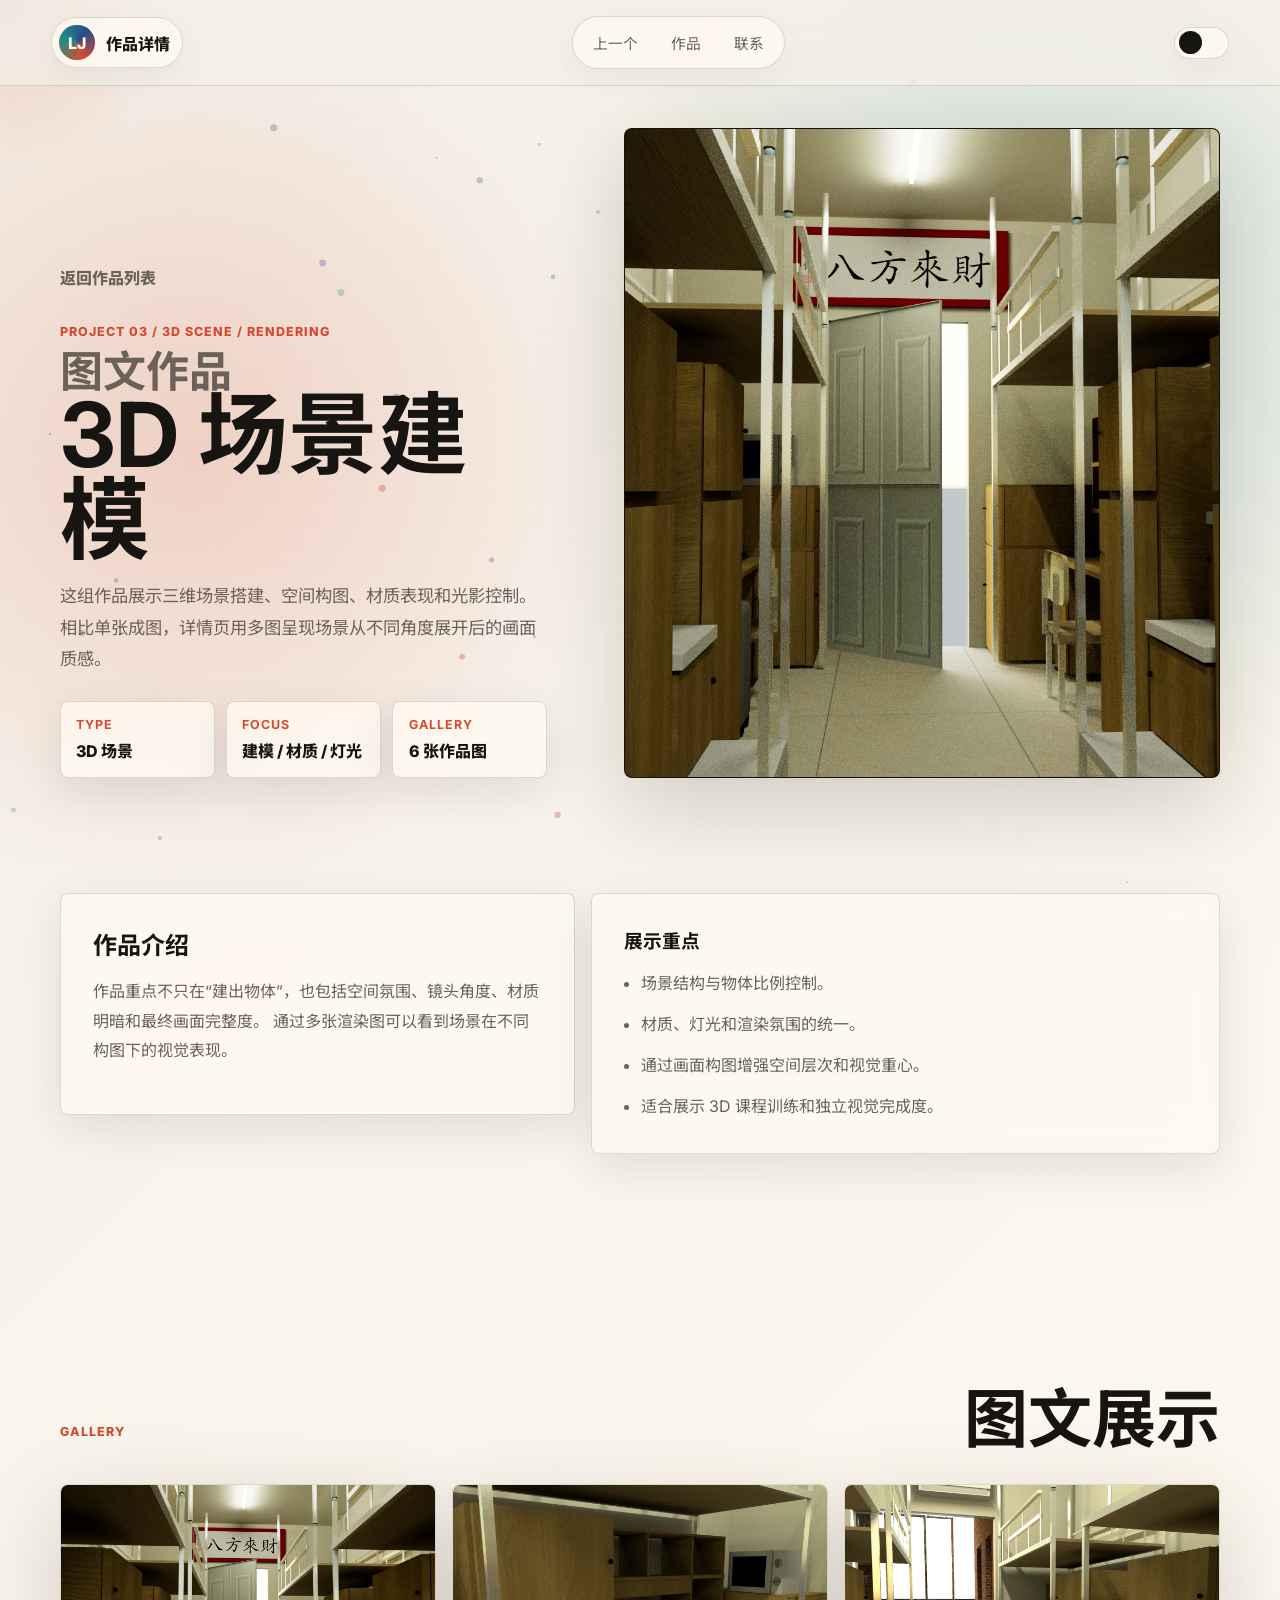
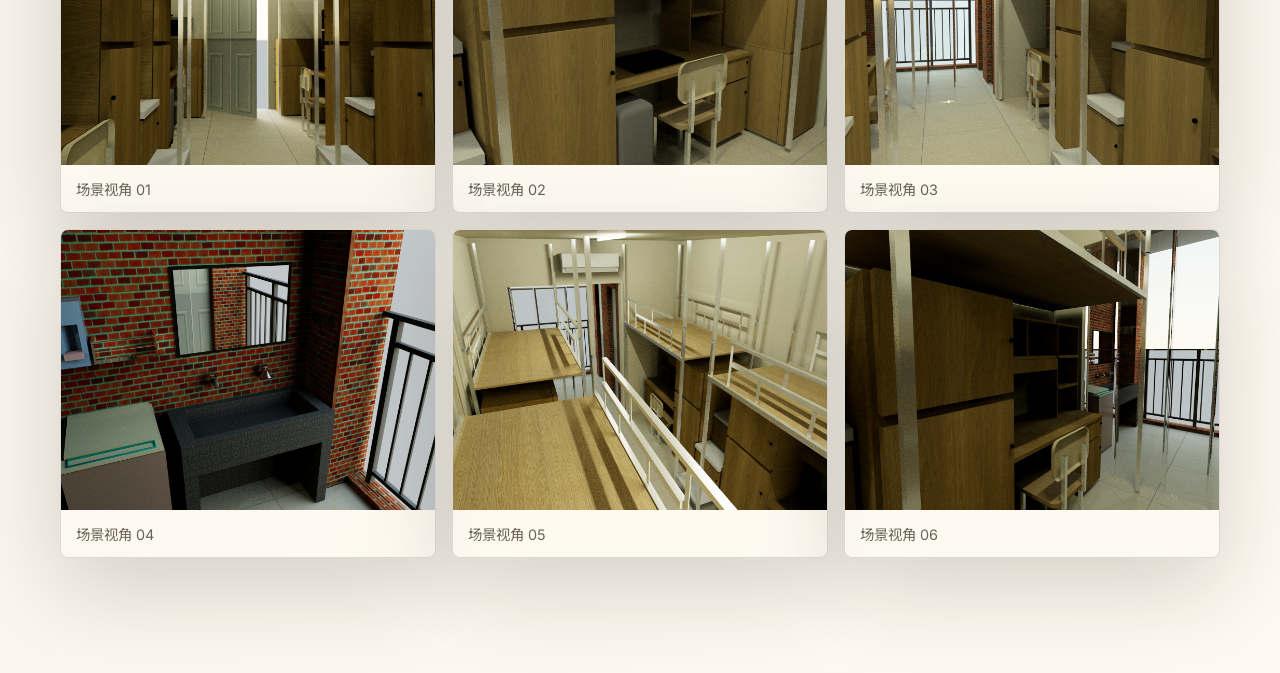
<file: work-3d.html>
<!doctype html>
<html lang="zh-CN">
  <head>
    <meta charset="utf-8" />
    <meta name="viewport" content="width=device-width, initial-scale=1" />
    <title>3D 场景建模 | 卢俊霖作品集</title>
    <meta name="description" content="卢俊霖 3D 场景建模作品详情。" />
    <link rel="preconnect" href="https://fonts.googleapis.com" />
    <link rel="preconnect" href="https://fonts.gstatic.com" crossorigin />
    <link
      href="https://fonts.googleapis.com/css2?family=Inter:wght@400;500;600;700;800&family=Noto+Sans+SC:wght@400;500;700;900&display=swap"
      rel="stylesheet"
    />
    <link rel="stylesheet" href="./styles.css" />
  </head>
  <body class="detail-page">
    <canvas class="ambient-canvas" aria-hidden="true"></canvas>
    <div class="noise" aria-hidden="true"></div>
    <div class="cursor-light" aria-hidden="true"></div>
    <div class="scroll-meter" aria-hidden="true"></div>

    <header class="site-header">
      <a class="brand magnetic" href="./index.html#works" aria-label="返回作品列表">
        <span class="brand-mark">LJ</span>
        <span>作品详情</span>
      </a>
      <nav class="nav" aria-label="作品导航">
        <a class="magnetic" href="./work-travel.html">上一个</a>
        <a class="magnetic" href="./index.html#works">作品</a>
        <a class="magnetic" href="./index.html#contact">联系</a>
      </nav>
      <button class="theme-toggle magnetic" type="button" aria-label="切换视觉模式">
        <span></span>
      </button>
    </header>

    <main>
      <section class="section detail-hero">
        <div class="reveal">
          <a class="back-link magnetic" href="./index.html#works">返回作品列表</a>
          <p class="eyebrow">Project 03 / 3D Scene / Rendering</p>
          <h1 class="detail-title">
            <span class="muted-line">图文作品</span>
            3D 场景建模
          </h1>
          <p class="detail-summary">
            这组作品展示三维场景搭建、空间构图、材质表现和光影控制。
            相比单张成图，详情页用多图呈现场景从不同角度展开后的画面质感。
          </p>
          <div class="detail-meta">
            <div><strong>Type</strong><span>3D 场景</span></div>
            <div><strong>Focus</strong><span>建模 / 材质 / 灯光</span></div>
            <div><strong>Gallery</strong><span>6 张作品图</span></div>
          </div>
        </div>
        <div class="detail-feature reveal">
          <img src="./3d场景建模/1.jpg" alt="3D 场景建模主图" />
        </div>
      </section>

      <section class="section detail-content">
        <article class="detail-panel reveal">
          <h2>作品介绍</h2>
          <p>
            作品重点不只在“建出物体”，也包括空间氛围、镜头角度、材质明暗和最终画面完整度。
            通过多张渲染图可以看到场景在不同构图下的视觉表现。
          </p>
        </article>
        <article class="detail-panel reveal">
          <h3>展示重点</h3>
          <ul>
            <li>场景结构与物体比例控制。</li>
            <li>材质、灯光和渲染氛围的统一。</li>
            <li>通过画面构图增强空间层次和视觉重心。</li>
            <li>适合展示 3D 课程训练和独立视觉完成度。</li>
          </ul>
        </article>
      </section>

      <section class="section">
        <div class="section-heading reveal">
          <p class="section-kicker">Gallery</p>
          <h2>图文展示</h2>
        </div>
        <div class="detail-gallery">
          <figure class="reveal">
            <img src="./3d场景建模/1.jpg" alt="3D 场景建模图 1" />
            <figcaption>场景视角 01</figcaption>
          </figure>
          <figure class="reveal">
            <img src="./3d场景建模/2.jpg" alt="3D 场景建模图 2" />
            <figcaption>场景视角 02</figcaption>
          </figure>
          <figure class="reveal">
            <img src="./3d场景建模/3.jpg" alt="3D 场景建模图 3" />
            <figcaption>场景视角 03</figcaption>
          </figure>
          <figure class="reveal">
            <img src="./3d场景建模/4.jpg" alt="3D 场景建模图 4" />
            <figcaption>场景视角 04</figcaption>
          </figure>
          <figure class="reveal">
            <img src="./3d场景建模/5.jpg" alt="3D 场景建模图 5" />
            <figcaption>场景视角 05</figcaption>
          </figure>
          <figure class="reveal">
            <img src="./3d场景建模/6.jpg" alt="3D 场景建模图 6" />
            <figcaption>场景视角 06</figcaption>
          </figure>
        </div>
      </section>
    </main>

    <script src="./script.js"></script>
  </body>
</html>
</file>
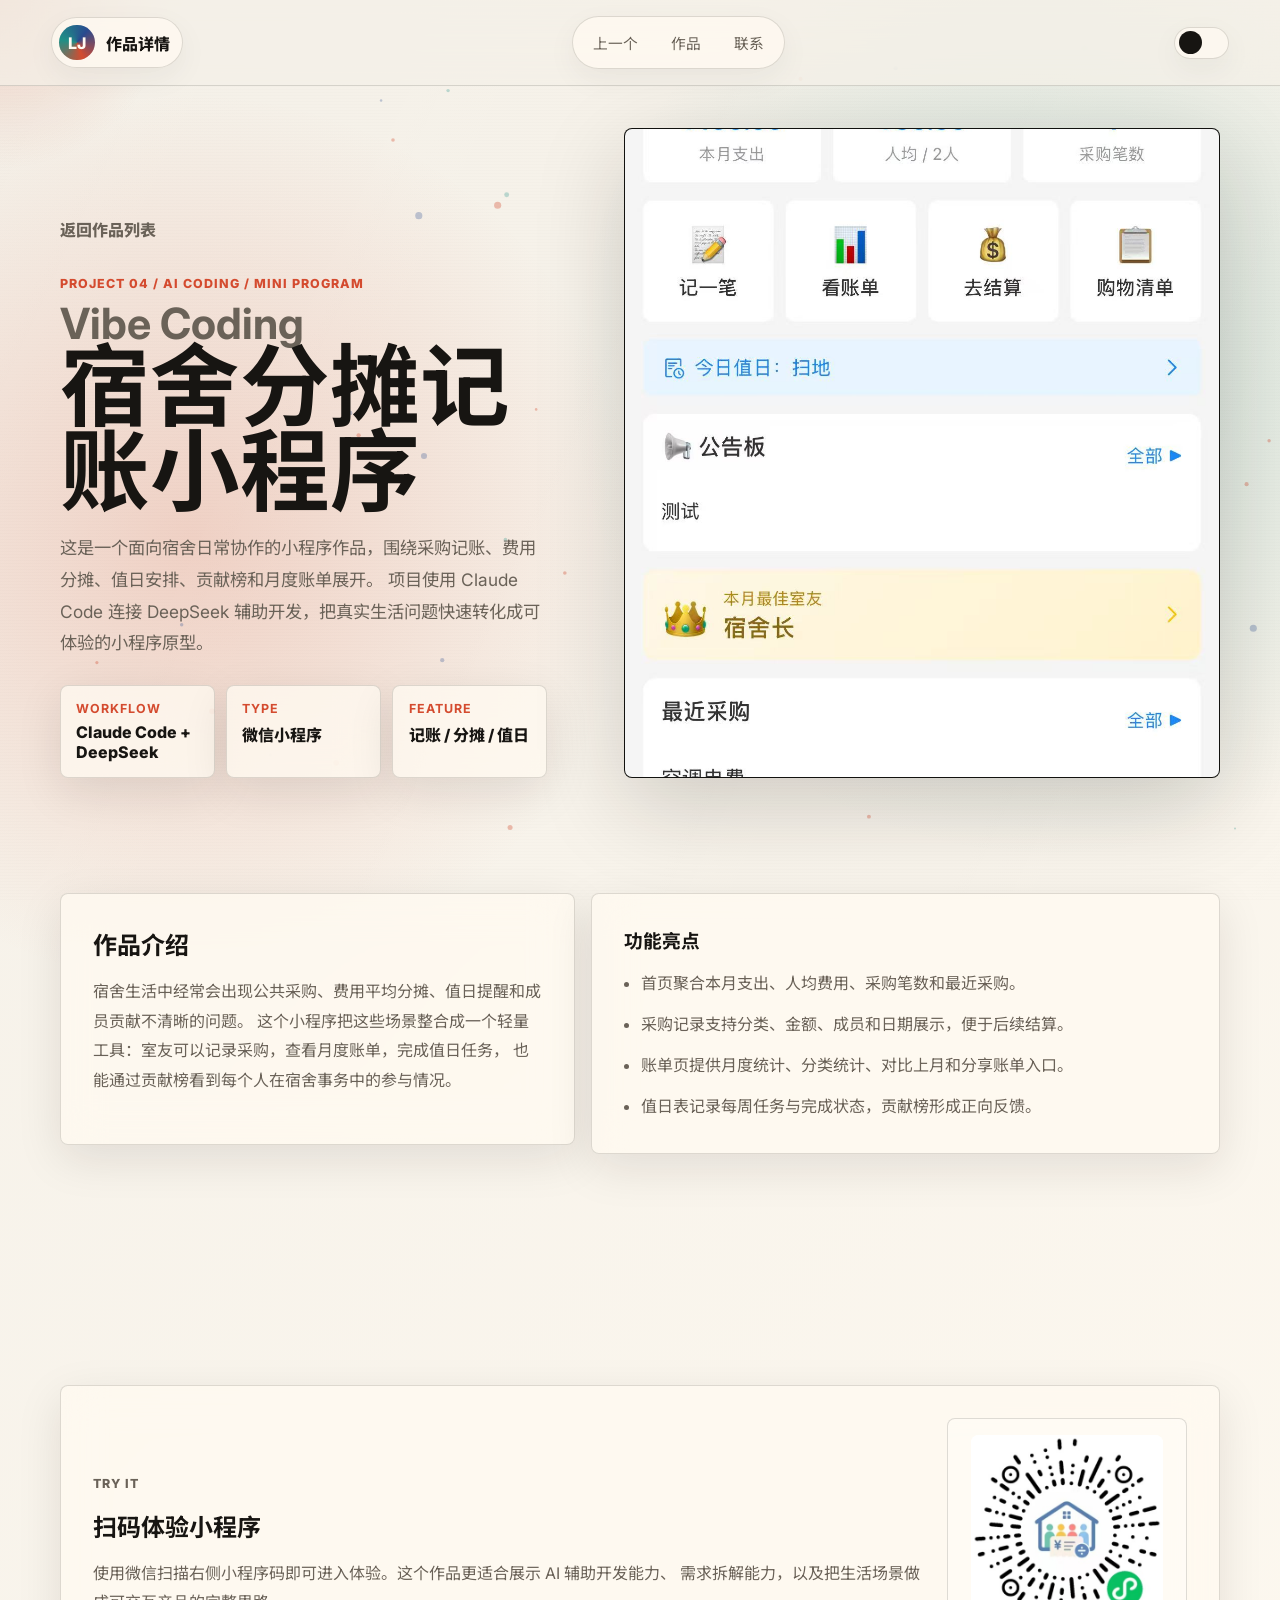
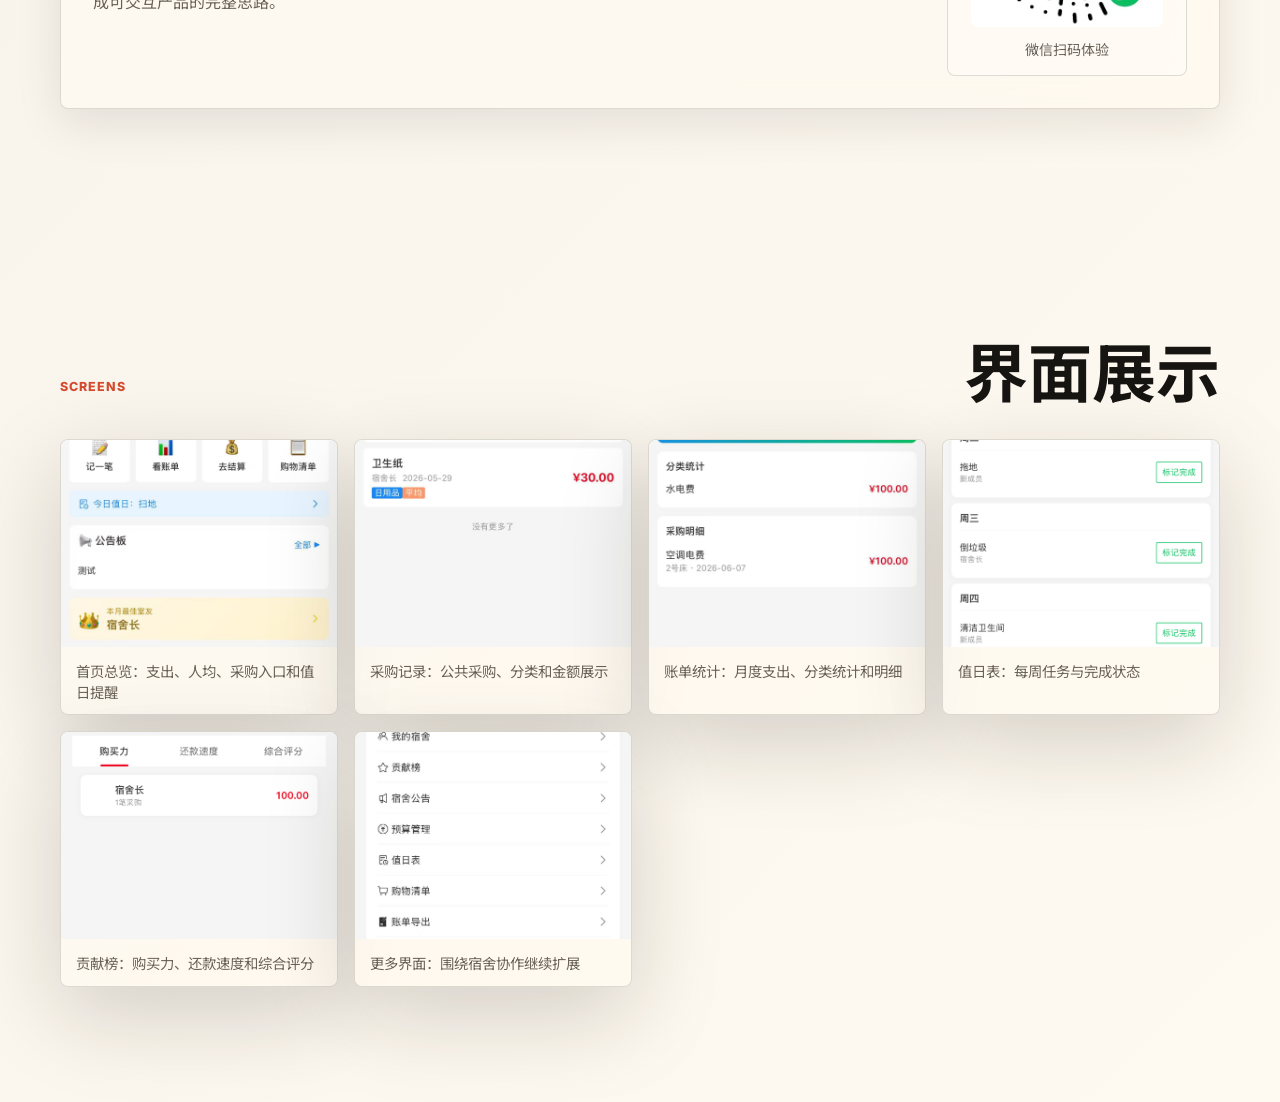
<file: work-dorm.html>
<!doctype html>
<html lang="zh-CN">
  <head>
    <meta charset="utf-8" />
    <meta name="viewport" content="width=device-width, initial-scale=1" />
    <title>宿舍分摊记账小程序 | 卢俊霖作品集</title>
    <meta name="description" content="卢俊霖使用 Claude Code 连接 DeepSeek 完成的宿舍分摊记账小程序作品详情。" />
    <link rel="preconnect" href="https://fonts.googleapis.com" />
    <link rel="preconnect" href="https://fonts.gstatic.com" crossorigin />
    <link
      href="https://fonts.googleapis.com/css2?family=Inter:wght@400;500;600;700;800&family=Noto+Sans+SC:wght@400;500;700;900&display=swap"
      rel="stylesheet"
    />
    <link rel="stylesheet" href="./styles.css" />
  </head>
  <body class="detail-page">
    <canvas class="ambient-canvas" aria-hidden="true"></canvas>
    <div class="noise" aria-hidden="true"></div>
    <div class="cursor-light" aria-hidden="true"></div>
    <div class="scroll-meter" aria-hidden="true"></div>

    <header class="site-header">
      <a class="brand magnetic" href="./index.html#works" aria-label="返回作品列表">
        <span class="brand-mark">LJ</span>
        <span>作品详情</span>
      </a>
      <nav class="nav" aria-label="作品导航">
        <a class="magnetic" href="./work-3d.html">上一个</a>
        <a class="magnetic" href="./index.html#works">作品</a>
        <a class="magnetic" href="./index.html#contact">联系</a>
      </nav>
      <button class="theme-toggle magnetic" type="button" aria-label="切换视觉模式">
        <span></span>
      </button>
    </header>

    <main>
      <section class="section detail-hero">
        <div class="reveal">
          <a class="back-link magnetic" href="./index.html#works">返回作品列表</a>
          <p class="eyebrow">Project 04 / AI Coding / Mini Program</p>
          <h1 class="detail-title">
            <span class="muted-line">Vibe Coding</span>
            宿舍分摊记账小程序
          </h1>
          <p class="detail-summary">
            这是一个面向宿舍日常协作的小程序作品，围绕采购记账、费用分摊、值日安排、贡献榜和月度账单展开。
            项目使用 Claude Code 连接 DeepSeek 辅助开发，把真实生活问题快速转化成可体验的小程序原型。
          </p>
          <div class="detail-meta">
            <div><strong>Workflow</strong><span>Claude Code + DeepSeek</span></div>
            <div><strong>Type</strong><span>微信小程序</span></div>
            <div><strong>Feature</strong><span>记账 / 分摊 / 值日</span></div>
          </div>
        </div>
        <div class="detail-feature reveal">
          <img src="./新建文件夹(1).jpg" alt="宿舍分摊记账小程序首页界面" />
        </div>
      </section>

      <section class="section detail-content">
        <article class="detail-panel reveal">
          <h2>作品介绍</h2>
          <p>
            宿舍生活中经常会出现公共采购、费用平均分摊、值日提醒和成员贡献不清晰的问题。
            这个小程序把这些场景整合成一个轻量工具：室友可以记录采购，查看月度账单，完成值日任务，
            也能通过贡献榜看到每个人在宿舍事务中的参与情况。
          </p>
        </article>
        <article class="detail-panel reveal">
          <h3>功能亮点</h3>
          <ul>
            <li>首页聚合本月支出、人均费用、采购笔数和最近采购。</li>
            <li>采购记录支持分类、金额、成员和日期展示，便于后续结算。</li>
            <li>账单页提供月度统计、分类统计、对比上月和分享账单入口。</li>
            <li>值日表记录每周任务与完成状态，贡献榜形成正向反馈。</li>
          </ul>
        </article>
      </section>

      <section class="section">
        <div class="detail-panel experience-box reveal">
          <div>
            <p class="section-kicker">Try It</p>
            <h2>扫码体验小程序</h2>
            <p>
              使用微信扫描右侧小程序码即可进入体验。这个作品更适合展示 AI 辅助开发能力、
              需求拆解能力，以及把生活场景做成可交互产品的完整思路。
            </p>
          </div>
          <div class="qr-card">
            <img src="./微信图片_20260608210235_158_42.jpg" alt="宿舍分摊记账小程序码" />
            <span>微信扫码体验</span>
          </div>
        </div>
      </section>

      <section class="section">
        <div class="section-heading reveal">
          <p class="section-kicker">Screens</p>
          <h2>界面展示</h2>
        </div>
        <div class="detail-gallery phone-gallery">
          <figure class="reveal">
            <img src="./新建文件夹(1).jpg" alt="宿舍分摊记账小程序首页" />
            <figcaption>首页总览：支出、人均、采购入口和值日提醒</figcaption>
          </figure>
          <figure class="reveal">
            <img src="./新建文件夹.jpg" alt="宿舍分摊记账小程序采购记录" />
            <figcaption>采购记录：公共采购、分类和金额展示</figcaption>
          </figure>
          <figure class="reveal">
            <img src="./新建文件夹(2).jpg" alt="宿舍分摊记账小程序账单" />
            <figcaption>账单统计：月度支出、分类统计和明细</figcaption>
          </figure>
          <figure class="reveal">
            <img src="./新建文件夹(1).png" alt="宿舍分摊记账小程序值日表" />
            <figcaption>值日表：每周任务与完成状态</figcaption>
          </figure>
          <figure class="reveal">
            <img src="./新建文件夹.png" alt="宿舍分摊记账小程序贡献榜" />
            <figcaption>贡献榜：购买力、还款速度和综合评分</figcaption>
          </figure>
          <figure class="reveal">
            <img src="./新建文件夹(3).jpg" alt="宿舍分摊记账小程序其他界面" />
            <figcaption>更多界面：围绕宿舍协作继续扩展</figcaption>
          </figure>
        </div>
      </section>
    </main>

    <script src="./script.js"></script>
  </body>
</html>
</file>
<file: styles.css>
:root {
  --bg: #f4f0e8;
  --bg-soft: #fffaf1;
  --ink: #171512;
  --muted: #6a6258;
  --line: rgba(23, 21, 18, 0.14);
  --accent: #d44b2f;
  --accent-2: #1f8f86;
  --accent-3: #284a8f;
  --panel: rgba(255, 250, 241, 0.76);
  --shadow: 0 28px 90px rgba(29, 23, 15, 0.18);
  --radius: 8px;
}

body.dark {
  --bg: #11120f;
  --bg-soft: #191b16;
  --ink: #f8f2e8;
  --muted: #b8ad9e;
  --line: rgba(248, 242, 232, 0.16);
  --panel: rgba(25, 27, 22, 0.78);
  --shadow: 0 28px 90px rgba(0, 0, 0, 0.38);
}

* {
  box-sizing: border-box;
}

html {
  scroll-behavior: smooth;
}

body {
  margin: 0;
  background:
    radial-gradient(circle at 15% 20%, rgba(212, 75, 47, 0.2), transparent 28rem),
    radial-gradient(circle at 82% 14%, rgba(31, 143, 134, 0.18), transparent 30rem),
    linear-gradient(135deg, var(--bg), var(--bg-soft));
  color: var(--ink);
  font-family: Inter, "Noto Sans SC", system-ui, sans-serif;
  min-height: 100vh;
  overflow-x: hidden;
  transition: background 500ms ease, color 300ms ease;
}

a {
  color: inherit;
  text-decoration: none;
}

button {
  font: inherit;
}

.ambient-canvas,
.noise,
.cursor-light,
.scroll-meter {
  pointer-events: none;
  position: fixed;
}

.ambient-canvas {
  inset: 0;
  z-index: -3;
}

.noise {
  inset: 0;
  z-index: -2;
  opacity: 0.11;
  background-image:
    linear-gradient(115deg, rgba(255, 255, 255, 0.2), transparent),
    repeating-linear-gradient(0deg, rgba(23, 21, 18, 0.08) 0 1px, transparent 1px 3px);
  mix-blend-mode: multiply;
}

.cursor-light {
  left: 0;
  top: 0;
  z-index: -1;
  width: 22rem;
  height: 22rem;
  border-radius: 50%;
  background: radial-gradient(circle, rgba(212, 75, 47, 0.2), transparent 68%);
  transform: translate(-50%, -50%);
  transition: opacity 250ms ease;
}

.scroll-meter {
  left: 0;
  top: 0;
  z-index: 30;
  height: 3px;
  width: 0%;
  background: linear-gradient(90deg, var(--accent), var(--accent-2), var(--accent-3));
}

.site-header {
  position: fixed;
  top: 0;
  left: 0;
  right: 0;
  z-index: 20;
  display: flex;
  align-items: center;
  justify-content: space-between;
  gap: 1rem;
  padding: 1rem clamp(1rem, 4vw, 3.5rem);
  backdrop-filter: blur(22px);
  background: color-mix(in srgb, var(--bg) 72%, transparent);
  border-bottom: 1px solid var(--line);
}

.brand,
.nav,
.theme-toggle,
.button,
.filter {
  border: 1px solid var(--line);
  background: var(--panel);
  box-shadow: 0 10px 30px rgba(0, 0, 0, 0.05);
}

.brand {
  display: inline-flex;
  align-items: center;
  gap: 0.7rem;
  padding: 0.45rem 0.75rem 0.45rem 0.45rem;
  border-radius: 999px;
  font-weight: 800;
}

.brand-mark {
  display: grid;
  place-items: center;
  width: 2.2rem;
  height: 2.2rem;
  border-radius: 50%;
  color: #fffaf1;
  background: conic-gradient(from 160deg, var(--accent), var(--accent-2), var(--accent-3), var(--accent));
}

.nav {
  display: flex;
  gap: 0.25rem;
  padding: 0.35rem;
  border-radius: 999px;
}

.nav a {
  padding: 0.6rem 0.9rem;
  border-radius: 999px;
  color: var(--muted);
  font-size: 0.92rem;
  transition: color 180ms ease, background 180ms ease;
}

.nav a:hover {
  color: var(--ink);
  background: rgba(255, 255, 255, 0.32);
}

.theme-toggle {
  position: relative;
  width: 3.4rem;
  height: 2rem;
  padding: 0.2rem;
  border-radius: 999px;
  cursor: pointer;
}

.theme-toggle span {
  display: block;
  width: 1.45rem;
  height: 1.45rem;
  border-radius: 50%;
  background: var(--ink);
  transition: transform 260ms ease;
}

body.dark .theme-toggle span {
  transform: translateX(1.35rem);
}

.section {
  width: min(1160px, calc(100% - 2rem));
  margin: 0 auto;
  padding: clamp(4.5rem, 9vw, 8rem) 0;
}

.hero {
  display: grid;
  grid-template-columns: minmax(0, 1.08fr) minmax(19rem, 0.92fr);
  gap: clamp(2rem, 7vw, 6rem);
  align-items: center;
  min-height: 94vh;
  padding-top: 8rem;
}

.eyebrow,
.section-kicker,
.work-body p,
.timeline-item span,
.skill-panel span {
  color: var(--accent);
  font-size: 0.78rem;
  font-weight: 800;
  letter-spacing: 0.08em;
  text-transform: uppercase;
}

.hero-title {
  margin: 1rem 0 1.2rem;
  max-width: 52rem;
  line-height: 0.96;
  letter-spacing: 0;
}

.title-line {
  display: block;
  transform-origin: left center;
  animation: headlineIn 900ms cubic-bezier(0.2, 0.9, 0.2, 1) both;
}

.title-small {
  width: max-content;
  max-width: 100%;
  font-size: clamp(2.4rem, 5.2vw, 5rem);
  font-weight: 800;
}

.title-large {
  width: max-content;
  max-width: 100%;
  margin-top: 0.08em;
  font-size: clamp(3.6rem, 8.6vw, 8.6rem);
  font-weight: 900;
}

.title-accent {
  position: relative;
  width: max-content;
  max-width: 100%;
  margin-top: 0.12em;
  padding: 0.08em 0.18em 0.14em;
  color: #fffaf1;
  font-size: clamp(2.8rem, 6.2vw, 6.2rem);
  font-weight: 900;
  background: linear-gradient(135deg, #171512, color-mix(in srgb, var(--accent) 68%, #171512));
  border-radius: var(--radius);
  box-shadow: 0 18px 60px rgba(29, 23, 15, 0.18);
}

.title-accent::after {
  content: "";
  position: absolute;
  left: 0.2em;
  right: 0.2em;
  bottom: -0.16em;
  height: 0.12em;
  background: linear-gradient(90deg, var(--accent), var(--accent-2), var(--accent-3));
  border-radius: 999px;
}

.title-line:nth-child(2) {
  animation-delay: 120ms;
}

.title-line:nth-child(3) {
  animation-delay: 240ms;
}

.hero-summary,
.intro p,
.contact p,
.timeline-item p,
.skill-panel p,
.work-body span {
  color: var(--muted);
  line-height: 1.8;
}

.hero-summary {
  max-width: 40rem;
  font-size: clamp(1rem, 2vw, 1.2rem);
}

.hero-actions {
  display: flex;
  flex-wrap: wrap;
  gap: 0.8rem;
  margin-top: 2rem;
}

.button {
  display: inline-flex;
  align-items: center;
  justify-content: center;
  min-height: 3rem;
  padding: 0.8rem 1.2rem;
  border-radius: 999px;
  font-weight: 800;
  transition: transform 180ms ease, box-shadow 180ms ease, background 180ms ease;
}

.button:hover {
  transform: translateY(-2px);
  box-shadow: var(--shadow);
}

.button.primary {
  color: #fffaf1;
  background: linear-gradient(135deg, var(--accent), #9f2f22);
  border-color: transparent;
}

.button.ghost {
  color: var(--ink);
}

.hero-stage {
  position: relative;
  min-height: 36rem;
  perspective: 1200px;
}

.orbital-card,
.work-card,
.skill-panel,
.timeline-item,
.contact {
  border: 1px solid var(--line);
  border-radius: var(--radius);
  background: var(--panel);
  backdrop-filter: blur(22px);
  box-shadow: var(--shadow);
}

.main-card {
  position: absolute;
  inset: 3rem 1.2rem auto auto;
  width: min(25rem, 92%);
  min-height: 31rem;
  padding: 1.2rem;
  overflow: hidden;
  transform-style: preserve-3d;
}

.main-card::before {
  content: "";
  position: absolute;
  inset: -40%;
  background: conic-gradient(from 0deg, transparent, rgba(212, 75, 47, 0.35), transparent, rgba(31, 143, 134, 0.35), transparent);
  animation: spin 12s linear infinite;
}

.main-card > * {
  position: relative;
  z-index: 1;
}

.card-topline,
.metric-grid {
  display: flex;
  justify-content: space-between;
  gap: 0.7rem;
}

.card-topline {
  color: var(--muted);
  font-size: 0.85rem;
}

.portrait-visual {
  position: relative;
  display: grid;
  place-items: center;
  height: 19rem;
  margin: 2.4rem 0;
}

.portrait-ring {
  width: 15rem;
  height: 15rem;
  border-radius: 42% 58% 62% 38% / 54% 42% 58% 46%;
  background:
    linear-gradient(135deg, rgba(255, 255, 255, 0.12), transparent),
    conic-gradient(from 90deg, var(--accent), var(--accent-2), var(--accent-3), var(--accent));
  animation: morph 7s ease-in-out infinite;
}

.portrait-photo {
  position: absolute;
  width: 13.2rem;
  height: 16.2rem;
  object-fit: cover;
  object-position: 50% 25%;
  border: 5px solid rgba(255, 250, 241, 0.72);
  border-radius: 34% 66% 44% 56% / 48% 42% 58% 52%;
  box-shadow:
    0 24px 70px rgba(0, 0, 0, 0.28),
    inset 0 0 0 1px rgba(255, 255, 255, 0.3);
  animation: photoFloat 6s ease-in-out infinite;
}

.metric-grid {
  display: grid;
  grid-template-columns: repeat(3, 1fr);
}

.metric-grid div {
  padding: 0.8rem;
  border-radius: var(--radius);
  background: rgba(255, 255, 255, 0.18);
}

.metric-grid strong,
.metric-grid span {
  display: block;
}

.metric-grid strong {
  font-size: 1.5rem;
}

.metric-grid span {
  color: var(--muted);
  font-size: 0.78rem;
}

.floating-note {
  position: absolute;
  padding: 0.7rem 0.9rem;
  border: 1px solid var(--line);
  border-radius: 999px;
  color: var(--ink);
  background: var(--panel);
  box-shadow: var(--shadow);
  animation: float 4.8s ease-in-out infinite;
}

.note-a {
  left: 0;
  top: 7rem;
}

.note-b {
  right: 0;
  bottom: 7rem;
  animation-delay: -1.2s;
}

.note-c {
  left: 12%;
  bottom: 2rem;
  animation-delay: -2.1s;
}

.marquee {
  border-block: 1px solid var(--line);
  overflow: hidden;
  background: color-mix(in srgb, var(--bg-soft) 74%, transparent);
}

.marquee-track {
  display: flex;
  gap: 2rem;
  width: max-content;
  padding: 1rem 0;
  color: var(--muted);
  font-weight: 900;
  white-space: nowrap;
  animation: marquee 24s linear infinite;
}

.marquee-track span {
  padding-left: 2rem;
}

.intro-grid {
  display: grid;
  grid-template-columns: 0.9fr 1.1fr;
  gap: clamp(1.5rem, 7vw, 6rem);
  align-items: start;
}

.intro h2,
.section-heading h2,
.contact h2 {
  margin: 0;
  font-size: clamp(2rem, 5vw, 4.6rem);
  line-height: 1.05;
  letter-spacing: 0;
}

.section-heading {
  display: flex;
  align-items: end;
  justify-content: space-between;
  gap: 1rem;
  margin-bottom: 2rem;
}

.filter-row {
  display: flex;
  flex-wrap: wrap;
  gap: 0.5rem;
}

.filter {
  min-height: 2.5rem;
  padding: 0.5rem 0.9rem;
  border-radius: 999px;
  color: var(--muted);
  cursor: pointer;
}

.filter.active {
  color: #fffaf1;
  background: var(--ink);
}

.work-grid {
  display: grid;
  grid-template-columns: repeat(auto-fit, minmax(250px, 1fr));
  gap: 1rem;
}

.work-card {
  overflow: hidden;
  transform-style: preserve-3d;
  transition: opacity 260ms ease, transform 260ms ease;
}

.work-card.is-hidden {
  opacity: 0;
  transform: scale(0.96);
  pointer-events: none;
}

.work-art,
.work-media {
  position: relative;
  height: 18rem;
  overflow: hidden;
  border-bottom: 1px solid var(--line);
}

.work-media {
  background: #11120f;
}

.work-media video,
.work-media img {
  width: 100%;
  height: 100%;
  object-fit: cover;
  display: block;
  transition: transform 600ms ease, filter 300ms ease;
}

.work-card:hover .work-media video,
.work-card:hover .work-media img {
  transform: scale(1.04);
}

.media-toggle {
  position: absolute;
  right: 1rem;
  bottom: 1rem;
  z-index: 2;
  min-height: 2.4rem;
  padding: 0.5rem 0.85rem;
  border: 1px solid rgba(255, 250, 241, 0.34);
  border-radius: 999px;
  color: #fffaf1;
  background: rgba(17, 18, 15, 0.66);
  backdrop-filter: blur(14px);
  cursor: pointer;
}

.image-stack img {
  position: absolute;
  inset: 0;
  animation: galleryFade 12s infinite;
}

.image-stack img:nth-child(2) {
  animation-delay: 4s;
}

.image-stack img:nth-child(3) {
  animation-delay: 8s;
}

.phone-stack img {
  object-fit: contain;
  padding: 0.75rem;
  background: linear-gradient(135deg, #eaf5ff, #f7fff6);
}

.work-art::before {
  content: "";
  position: absolute;
  inset: 0;
  background-size: 26px 26px;
  opacity: 0.34;
  background-image:
    linear-gradient(to right, rgba(255, 255, 255, 0.34) 1px, transparent 1px),
    linear-gradient(to bottom, rgba(255, 255, 255, 0.34) 1px, transparent 1px);
}

.work-art span {
  position: absolute;
  display: block;
  border-radius: var(--radius);
  animation: drift 8s ease-in-out infinite;
}

.art-one {
  background: linear-gradient(135deg, #d44b2f, #f0b35a);
}

.art-two {
  background: linear-gradient(135deg, #1f8f86, #72c7b8);
}

.art-three {
  background: linear-gradient(135deg, #284a8f, #8a78cf);
}

.work-art span:nth-child(1) {
  left: 10%;
  top: 18%;
  width: 42%;
  height: 34%;
  background: rgba(255, 250, 241, 0.78);
}

.work-art span:nth-child(2) {
  right: 12%;
  top: 32%;
  width: 30%;
  height: 48%;
  background: rgba(17, 18, 15, 0.52);
  animation-delay: -1.8s;
}

.work-art span:nth-child(3) {
  left: 22%;
  bottom: 13%;
  width: 54%;
  height: 16%;
  background: rgba(255, 255, 255, 0.36);
  animation-delay: -3.1s;
}

.work-body {
  padding: 1.2rem;
}

.work-body h3 {
  margin: 0.3rem 0 0.7rem;
  font-size: 1.45rem;
}

.work-body h3 a {
  display: inline;
  background-image: linear-gradient(currentColor, currentColor);
  background-position: 0 100%;
  background-repeat: no-repeat;
  background-size: 0% 2px;
  transition: color 180ms ease, background-size 220ms ease;
}

.work-body h3 a:hover {
  color: var(--accent);
  background-size: 100% 2px;
}

.work-link {
  display: inline-flex;
  align-items: center;
  width: max-content;
  margin-top: 1rem;
  padding: 0.55rem 0.85rem;
  border: 1px solid var(--line);
  border-radius: 999px;
  color: var(--ink);
  background: rgba(255, 255, 255, 0.2);
  font-size: 0.86rem;
  font-weight: 800;
}

.detail-page .site-header .brand {
  min-width: max-content;
}

.detail-hero {
  display: grid;
  grid-template-columns: minmax(0, 0.9fr) minmax(22rem, 1.1fr);
  gap: clamp(2rem, 6vw, 5rem);
  align-items: end;
  padding-top: 8rem;
}

.back-link {
  display: inline-flex;
  width: max-content;
  margin-bottom: 1.4rem;
  color: var(--muted);
  font-weight: 800;
}

.detail-title {
  margin: 0;
  font-size: clamp(2.8rem, 7vw, 7rem);
  line-height: 0.95;
  letter-spacing: 0;
}

.detail-title .muted-line {
  display: block;
  color: var(--muted);
  font-size: 0.48em;
}

.detail-summary {
  max-width: 42rem;
  color: var(--muted);
  font-size: 1.08rem;
  line-height: 1.85;
}

.detail-meta {
  display: grid;
  grid-template-columns: repeat(3, 1fr);
  gap: 0.7rem;
  margin-top: 1.6rem;
}

.detail-meta div,
.detail-panel,
.gallery-note {
  border: 1px solid var(--line);
  border-radius: var(--radius);
  background: var(--panel);
  backdrop-filter: blur(20px);
  box-shadow: 0 14px 46px rgba(29, 23, 15, 0.1);
}

.detail-meta div {
  padding: 0.95rem;
}

.detail-meta strong,
.detail-meta span {
  display: block;
}

.detail-meta strong {
  margin-bottom: 0.35rem;
  color: var(--accent);
  font-size: 0.78rem;
  letter-spacing: 0.08em;
  text-transform: uppercase;
}

.detail-meta span {
  color: var(--ink);
  font-weight: 800;
}

.detail-feature {
  position: relative;
  overflow: hidden;
  border: 1px solid var(--line);
  border-radius: var(--radius);
  background: #11120f;
  box-shadow: var(--shadow);
}

.detail-feature video,
.detail-feature img {
  display: block;
  width: 100%;
  max-height: 72vh;
  object-fit: cover;
}

.detail-feature video {
  aspect-ratio: 16 / 9;
}

.detail-feature img {
  aspect-ratio: 4 / 5;
}

.detail-content {
  display: grid;
  grid-template-columns: minmax(0, 0.9fr) minmax(0, 1.1fr);
  gap: 1rem;
  align-items: start;
  padding-top: 0;
}

.detail-panel {
  padding: clamp(1.1rem, 3vw, 2rem);
}

.detail-panel h2,
.detail-panel h3 {
  margin: 0 0 1rem;
}

.detail-panel p,
.detail-panel li,
.gallery-note p {
  color: var(--muted);
  line-height: 1.85;
}

.detail-panel ul {
  display: grid;
  gap: 0.7rem;
  margin: 0;
  padding-left: 1.1rem;
}

.detail-gallery {
  display: grid;
  grid-template-columns: repeat(3, 1fr);
  gap: 1rem;
}

.phone-gallery {
  grid-template-columns: repeat(auto-fit, minmax(220px, 1fr));
}

.detail-gallery figure {
  margin: 0;
  overflow: hidden;
  border: 1px solid var(--line);
  border-radius: var(--radius);
  background: var(--panel);
  box-shadow: var(--shadow);
}

.detail-gallery img {
  display: block;
  width: 100%;
  aspect-ratio: 4 / 3;
  object-fit: cover;
  transition: transform 600ms ease;
}

.detail-gallery figure:hover img {
  transform: scale(1.04);
}

.detail-gallery figcaption {
  padding: 0.8rem 0.95rem;
  color: var(--muted);
  font-size: 0.9rem;
}

.gallery-note {
  padding: 1.2rem;
}

.experience-box {
  display: grid;
  grid-template-columns: minmax(0, 1fr) 15rem;
  gap: 1rem;
  align-items: center;
}

.qr-card {
  display: grid;
  gap: 0.8rem;
  justify-items: center;
  padding: 1rem;
  border: 1px solid var(--line);
  border-radius: var(--radius);
  background: rgba(255, 255, 255, 0.28);
}

.qr-card img {
  width: min(100%, 12rem);
  aspect-ratio: 1;
  object-fit: contain;
  border-radius: var(--radius);
  background: #fff;
}

.qr-card span {
  color: var(--muted);
  font-size: 0.88rem;
  text-align: center;
}

.timeline {
  position: relative;
  display: grid;
  gap: 1rem;
}

.timeline::before {
  content: "";
  position: absolute;
  left: 1rem;
  top: 0;
  bottom: 0;
  width: 1px;
  background: var(--line);
}

.timeline-item {
  position: relative;
  margin-left: 3rem;
  padding: 1.2rem;
}

.timeline-item::before {
  content: "";
  position: absolute;
  left: -2.45rem;
  top: 1.4rem;
  width: 0.85rem;
  height: 0.85rem;
  border-radius: 50%;
  background: var(--accent-2);
  box-shadow: 0 0 0 0.45rem color-mix(in srgb, var(--accent-2) 18%, transparent);
}

.skill-board {
  display: grid;
  grid-template-columns: repeat(3, 1fr);
  gap: 1rem;
}

.skill-panel {
  padding: 1.2rem;
}

.skill-panel h3 {
  font-size: 1.45rem;
}

.contact {
  width: min(1160px, calc(100% - 2rem));
  padding: clamp(2rem, 6vw, 4rem);
  text-align: center;
}

.contact p {
  max-width: 42rem;
  margin: 1rem auto 1.5rem;
}

.contact-actions {
  display: flex;
  flex-wrap: wrap;
  justify-content: center;
  gap: 0.8rem;
}

.reveal {
  opacity: 0;
  transform: translateY(28px);
  transition: opacity 760ms ease, transform 760ms cubic-bezier(0.2, 0.9, 0.2, 1);
}

.reveal.is-visible {
  opacity: 1;
  transform: translateY(0);
}

@keyframes headlineIn {
  from {
    opacity: 0;
    transform: translateY(0.45em) rotateX(-30deg);
  }
  to {
    opacity: 1;
    transform: translateY(0) rotateX(0);
  }
}

@keyframes spin {
  to {
    transform: rotate(360deg);
  }
}

@keyframes morph {
  0%,
  100% {
    border-radius: 42% 58% 62% 38% / 54% 42% 58% 46%;
    transform: rotate(0deg);
  }
  50% {
    border-radius: 61% 39% 40% 60% / 40% 62% 38% 60%;
    transform: rotate(8deg) scale(1.04);
  }
}

@keyframes float {
  0%,
  100% {
    transform: translateY(0);
  }
  50% {
    transform: translateY(-18px);
  }
}

@keyframes photoFloat {
  0%,
  100% {
    transform: translateY(0) rotate(-1deg);
    border-radius: 34% 66% 44% 56% / 48% 42% 58% 52%;
  }
  50% {
    transform: translateY(-10px) rotate(1.5deg);
    border-radius: 50% 50% 38% 62% / 42% 48% 52% 58%;
  }
}

@keyframes marquee {
  to {
    transform: translateX(-50%);
  }
}

@keyframes drift {
  0%,
  100% {
    transform: translate3d(0, 0, 0) rotate(0deg);
  }
  50% {
    transform: translate3d(8px, -12px, 0) rotate(2deg);
  }
}

@keyframes galleryFade {
  0%,
  28% {
    opacity: 1;
    transform: scale(1);
  }
  34%,
  94% {
    opacity: 0;
    transform: scale(1.04);
  }
  100% {
    opacity: 1;
    transform: scale(1);
  }
}

@media (max-width: 900px) {
  .site-header {
    align-items: stretch;
  }

  .nav {
    display: none;
  }

  .hero,
  .detail-hero,
  .detail-content,
  .intro-grid,
  .section-heading,
  .skill-board,
  .detail-gallery,
  .experience-box {
    grid-template-columns: 1fr;
  }

  .hero-stage {
    min-height: 31rem;
  }

  .main-card {
    inset: 1rem auto auto 50%;
    transform: translateX(-50%);
    width: min(24rem, 100%);
  }

  .section-heading {
    display: grid;
    align-items: start;
  }
}

@media (max-width: 560px) {
  .section {
    width: min(100% - 1rem, 1160px);
  }

  .site-header {
    padding-inline: 0.5rem;
  }

  .brand span:last-child {
    display: none;
  }

  .title-small {
    font-size: 2.55rem;
  }

  .title-large {
    font-size: 2.95rem;
  }

  .title-accent {
    font-size: 2.75rem;
  }

  .hero-actions,
  .filter-row {
    display: grid;
    grid-template-columns: 1fr 1fr;
  }

  .button,
  .filter {
    width: 100%;
  }

  .metric-grid {
    grid-template-columns: 1fr;
  }

  .detail-meta {
    grid-template-columns: 1fr;
  }

  .portrait-visual {
    height: 15rem;
  }

  .portrait-ring {
    width: 12rem;
    height: 12rem;
  }

  .portrait-photo {
    width: 10.8rem;
    height: 13.6rem;
  }
}

@media (prefers-reduced-motion: reduce) {
  *,
  *::before,
  *::after {
    animation-duration: 1ms !important;
    scroll-behavior: auto !important;
    transition-duration: 1ms !important;
  }
}
</file>
